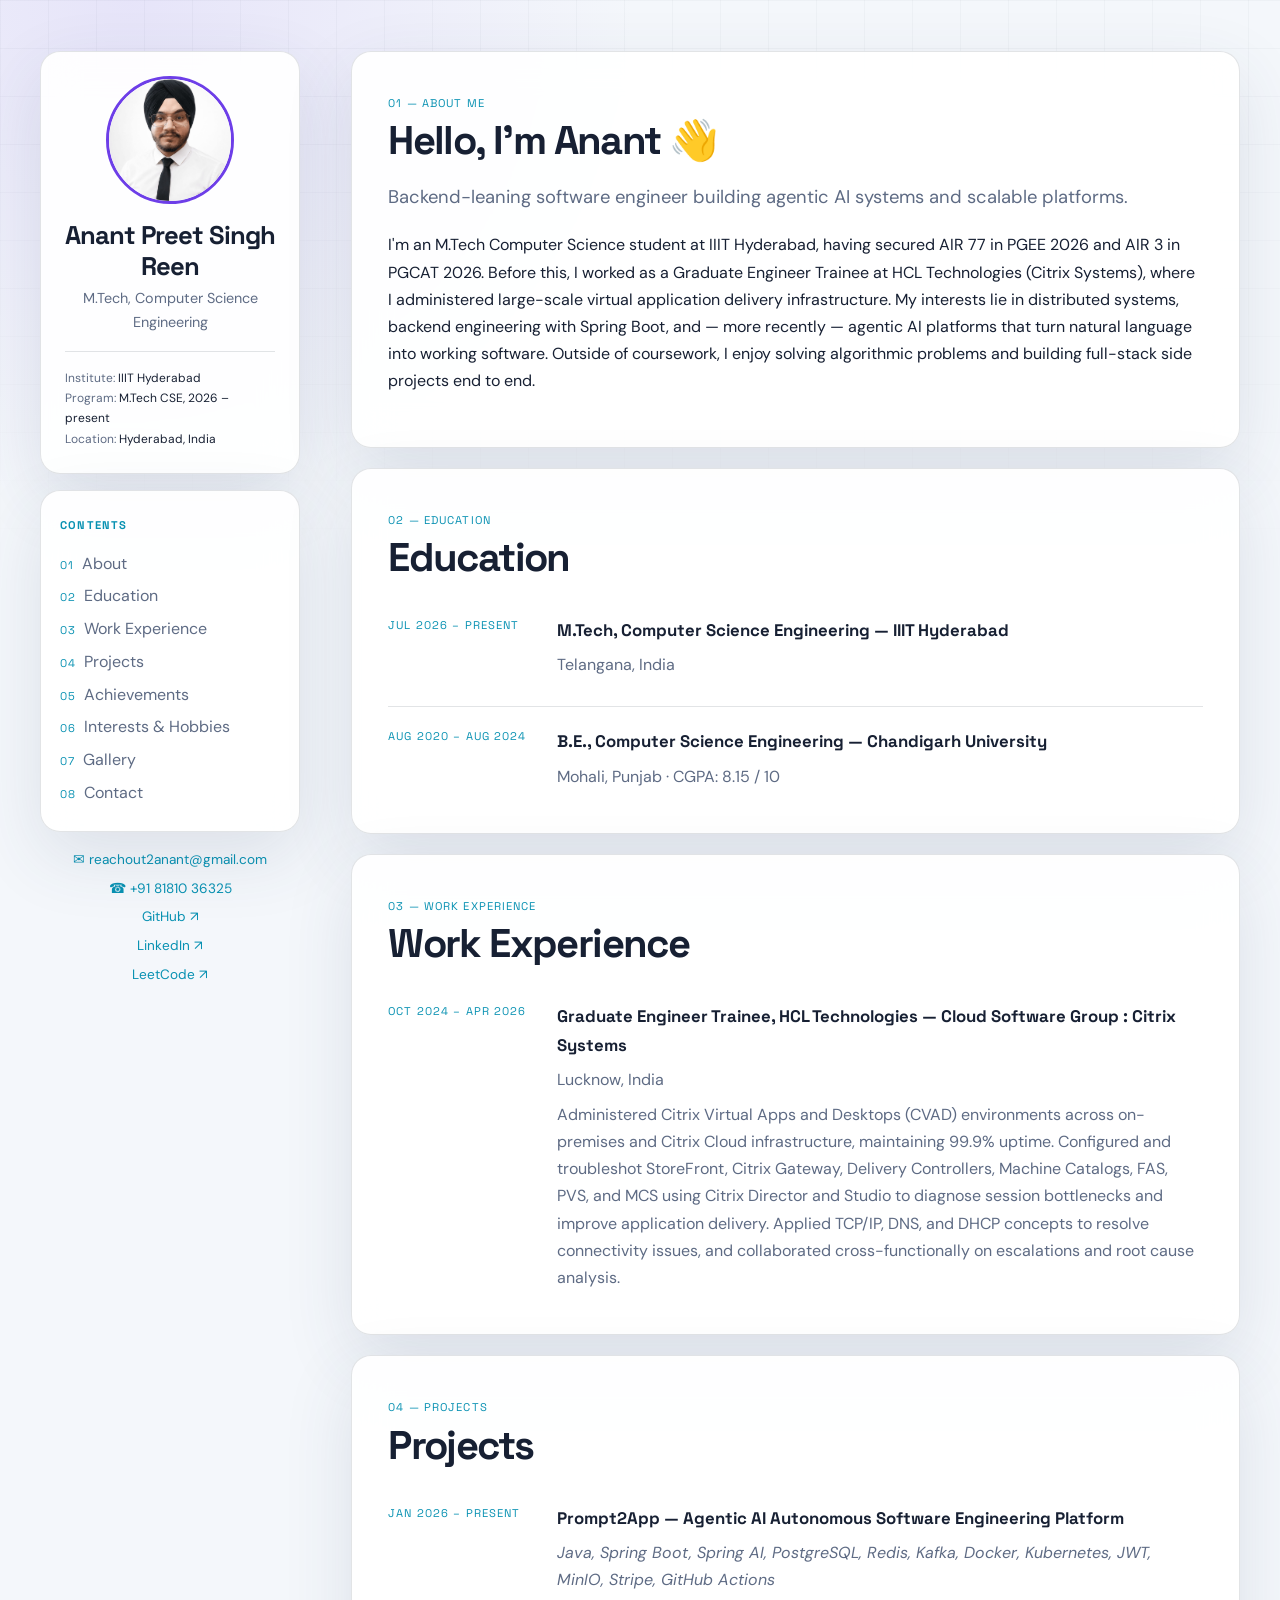
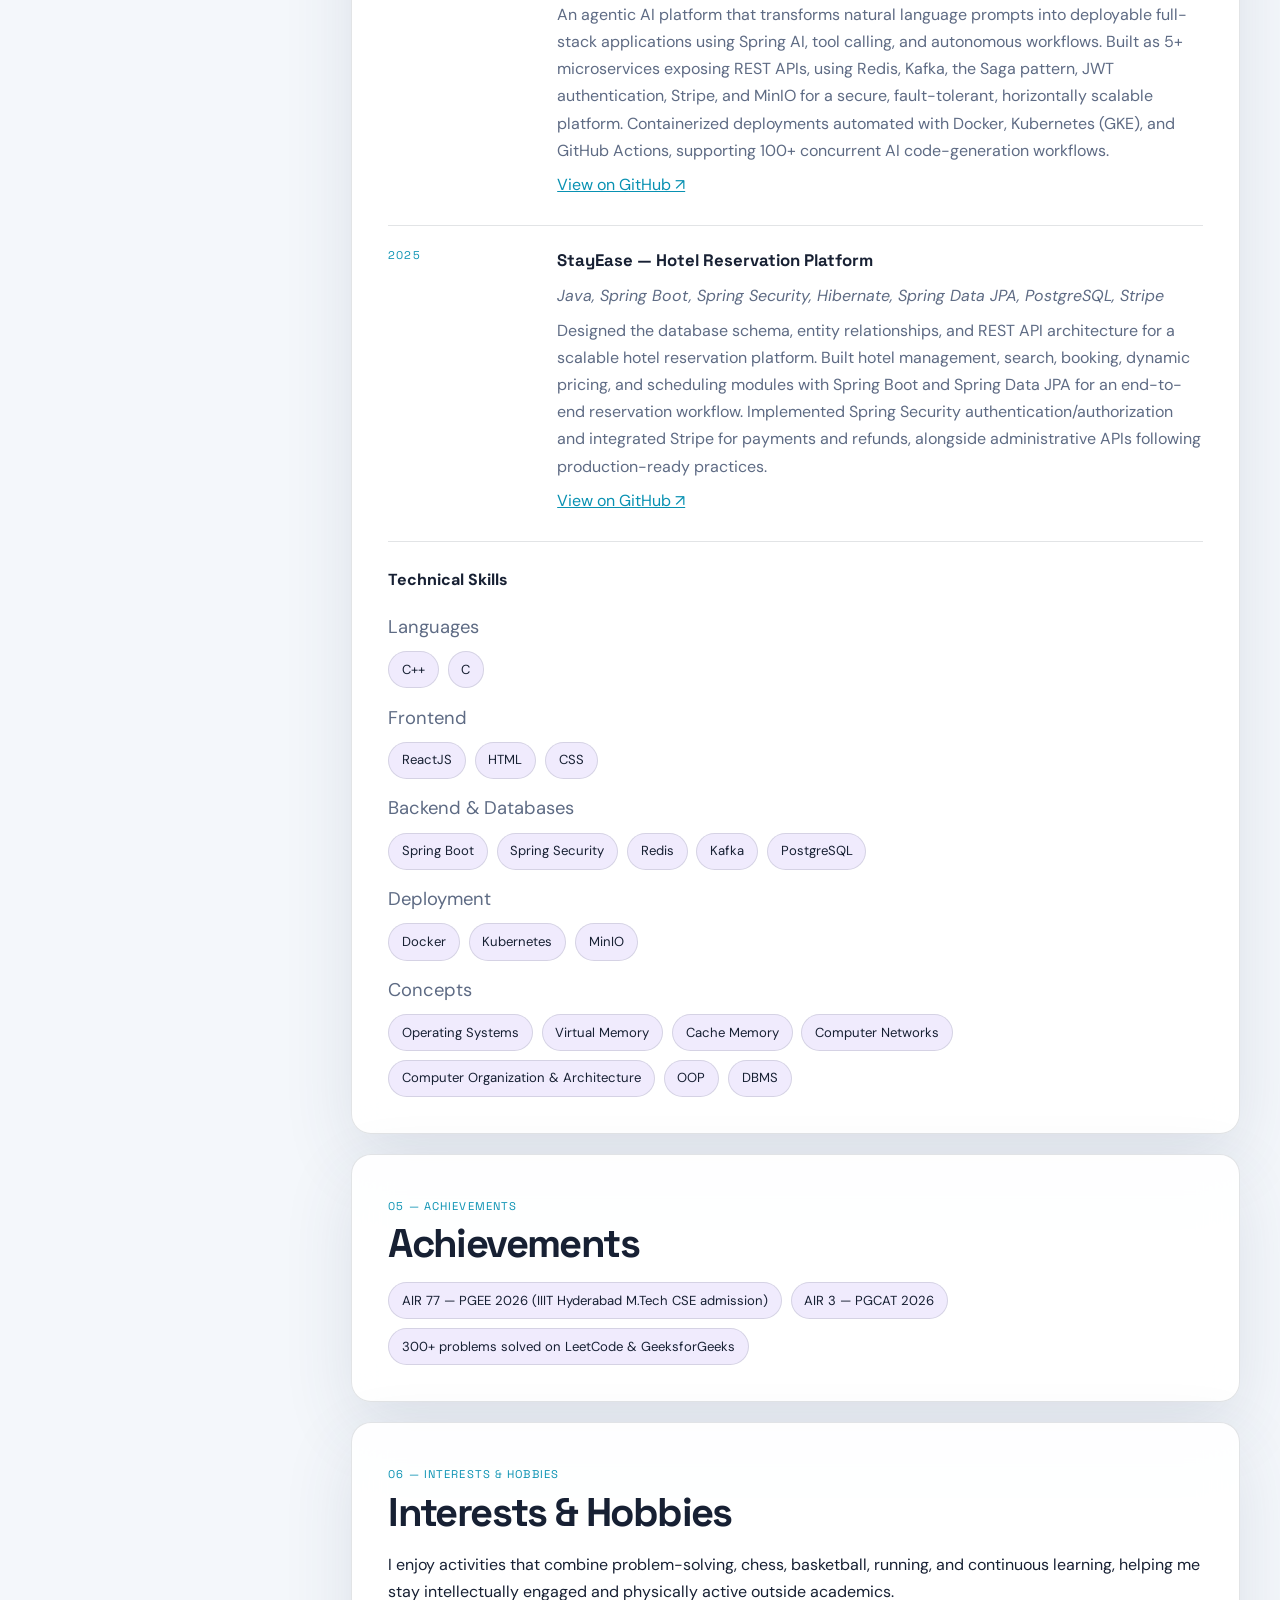
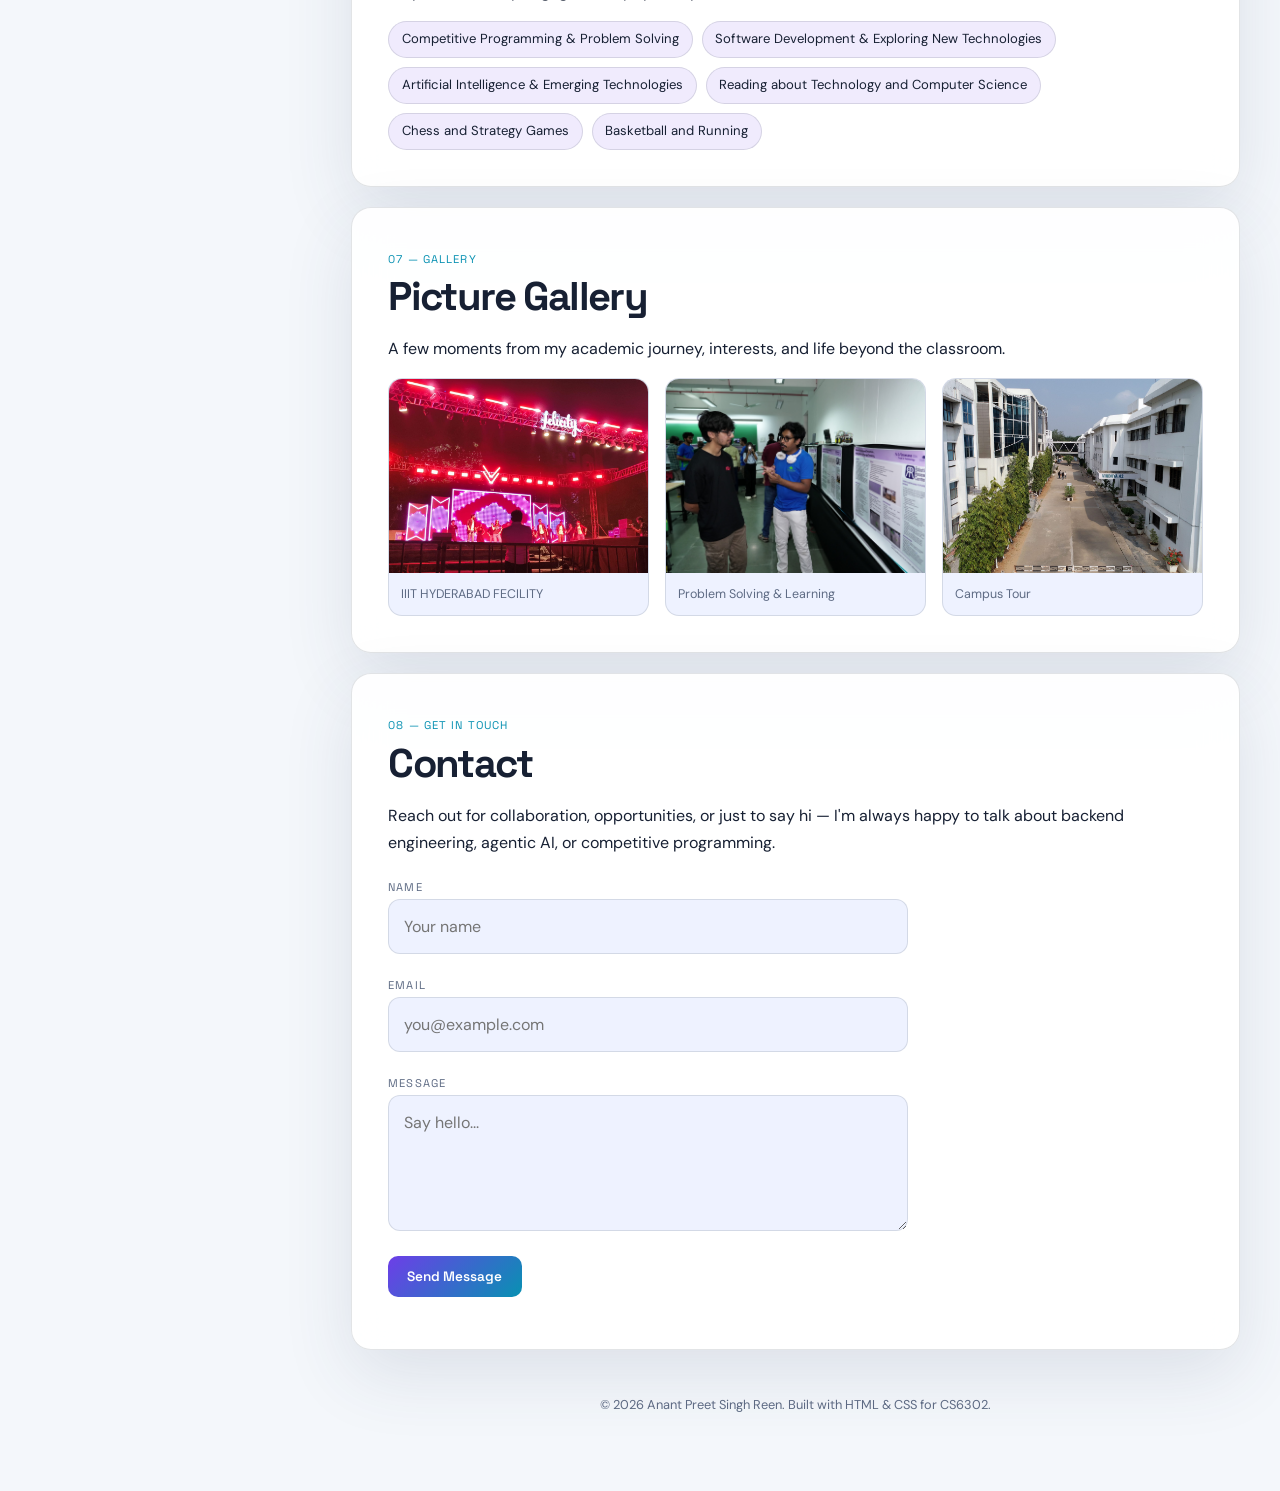
<file: index.html>
<!doctype html>
<html lang="en">
<head>
  <meta charset="UTF-8">
  <meta name="viewport" content="width=device-width, initial-scale=1.0">
  <title>Anant Preet Singh Reen — Personal & Professional Page</title>
  <meta name="description" content="Personal and professional page of Anant Preet Singh Reen — M.Tech CSE student at IIIT Hyderabad.">
  <link rel="stylesheet" href="profile-modern.css">
</head>
<body>

  <a class="skip-link" href="#about">Skip to content</a>

  <div class="page">

    <!-- ============ SIDEBAR: ID card + navigation ============ -->
    <aside class="sidebar">
      <div class="id-card">
        <div class="photo">
          <img src="./Assets/profile.jpg" alt="Photo of Anant Preet Singh Reen">
          YOUR<br>PHOTO
        </div>
        <h1>Anant Preet Singh Reen</h1>
        <p class="role">M.Tech, Computer Science Engineering</p>
        <div class="meta">
          <div>Institute: <span>IIIT Hyderabad</span></div>
          <div>Program: <span>M.Tech CSE, 2026 – present</span></div>
          <div>Location: <span>Hyderabad, India</span></div>
        </div>
      </div>

      <nav class="toc" aria-label="Page sections">
        <strong class="eyebrow">Contents</strong>
        <ol>
          <li><span class="code">01</span><a href="#about">About</a></li>
          <li><span class="code">02</span><a href="#education">Education</a></li>
          <li><span class="code">03</span><a href="#experience">Work Experience</a></li>
          <li><span class="code">04</span><a href="#projects">Projects</a></li>
          <li><span class="code">05</span><a href="#achievements">Achievements</a></li>
          <li><span class="code">06</span><a href="#interests">Interests &amp; Hobbies</a></li>
          <li><span class="code">07</span><a href="#gallery">Gallery</a></li>
          <li><span class="code">08</span><a href="#contact">Contact</a></li>
        </ol>
      </nav>

      <div class="social">
        <a href="mailto:reachout2anant@gmail.com">✉ reachout2anant@gmail.com</a>
        <a href="tel:+918181036325">☎ +91 81810 36325</a>
        <!-- Fill in your actual profile URLs below -->
        <a href="https://github.com/anantreen" target="_blank" rel="noopener">GitHub ↗</a>
        <a href="https://linkedin.com/in/anantreen" target="_blank" rel="noopener">LinkedIn ↗</a>
        <a href="https://leetcode.com/anantreen" target="_blank" rel="noopener">LeetCode ↗</a>
      </div>
    </aside>

    <!-- ============ MAIN CONTENT ============ -->
    <main id="about">

      <!-- 01: ABOUT -->
      <section class="record" id="about">
        <span class="eyebrow">01 — About Me</span>
        <h2>Hello, I'm Anant 👋</h2>
        <p class="tagline">Backend-leaning software engineer building agentic AI systems and scalable platforms.</p>
        <p>
          I'm an M.Tech Computer Science student at IIIT Hyderabad, having secured
          AIR 77 in PGEE 2026 and AIR 3 in PGCAT 2026. Before this, I worked as a
          Graduate Engineer Trainee at HCL Technologies (Citrix Systems), where I
          administered large-scale virtual application delivery infrastructure. My
          interests lie in distributed systems, backend engineering with Spring Boot,
          and — more recently — agentic AI platforms that turn natural language into
          working software. Outside of coursework, I enjoy solving algorithmic
          problems and building full-stack side projects end to end.
        </p>
      </section>

      <!-- 02: EDUCATION -->
      <section class="record" id="education">
        <span class="eyebrow">02 — Education</span>
        <h2>Education</h2>

        <div class="entry">
          <div class="when">Jul 2026 – present</div>
          <div>
            <h3>M.Tech, Computer Science Engineering — IIIT Hyderabad</h3>
            <p>Telangana, India</p>
          </div>
        </div>

        <div class="entry">
          <div class="when">Aug 2020 – Aug 2024</div>
          <div>
            <h3>B.E., Computer Science Engineering — Chandigarh University</h3>
            <p>Mohali, Punjab · CGPA: 8.15 / 10</p>
          </div>
        </div>
      </section>

      <!-- 03: WORK EXPERIENCE -->
      <section class="record" id="experience">
        <span class="eyebrow">03 — Work Experience</span>
        <h2>Work Experience</h2>

        <div class="entry">
          <div class="when">Oct 2024 – Apr 2026</div>
          <div>
            <h3>Graduate Engineer Trainee, HCL Technologies — Cloud Software Group : Citrix Systems</h3>
            <p>Lucknow, India</p>
            <p>Administered Citrix Virtual Apps and Desktops (CVAD) environments across
              on-premises and Citrix Cloud infrastructure, maintaining 99.9% uptime.
              Configured and troubleshot StoreFront, Citrix Gateway, Delivery
              Controllers, Machine Catalogs, FAS, PVS, and MCS using Citrix Director
              and Studio to diagnose session bottlenecks and improve application
              delivery. Applied TCP/IP, DNS, and DHCP concepts to resolve connectivity
              issues, and collaborated cross-functionally on escalations and root
              cause analysis.</p>
          </div>
        </div>
      </section>

      <!-- 04: PROJECTS -->
      <section class="record" id="projects">
        <span class="eyebrow">04 — Projects</span>
        <h2>Projects</h2>

        <div class="entry">
          <div class="when">Jan 2026 – present</div>
          <div>
            <h3>Prompt2App — Agentic AI Autonomous Software Engineering Platform</h3>
            <p><em>Java, Spring Boot, Spring AI, PostgreSQL, Redis, Kafka, Docker, Kubernetes, JWT, MinIO, Stripe, GitHub Actions</em></p>
            <p>
              An agentic AI platform that transforms natural language prompts into
              deployable full-stack applications using Spring AI, tool calling, and
              autonomous workflows. Built as 5+ microservices exposing REST APIs,
              using Redis, Kafka, the Saga pattern, JWT authentication, Stripe, and
              MinIO for a secure, fault-tolerant, horizontally scalable platform.
              Containerized deployments automated with Docker, Kubernetes (GKE), and
              GitHub Actions, supporting 100+ concurrent AI code-generation workflows.
            </p>
            <p><a href="https://anantresume.s.gy/cZZKYm" target="_blank" rel="noopener">View on GitHub ↗</a> <!-- add your repo link --></p>
          </div>
        </div>

        <div class="entry">
          <div class="when">2025</div>
          <div>
            <h3>StayEase — Hotel Reservation Platform</h3>
            <p><em>Java, Spring Boot, Spring Security, Hibernate, Spring Data JPA, PostgreSQL, Stripe</em></p>
            <p>
              Designed the database schema, entity relationships, and REST API
              architecture for a scalable hotel reservation platform. Built hotel
              management, search, booking, dynamic pricing, and scheduling modules
              with Spring Boot and Spring Data JPA for an end-to-end reservation
              workflow. Implemented Spring Security authentication/authorization and
              integrated Stripe for payments and refunds, alongside administrative APIs
              following production-ready practices.
            </p>
            <p><a href="https://anantresume.s.gy/0eBgHS" target="_blank" rel="noopener">View on GitHub ↗</a> <!-- add your repo link --></p>
          </div>
        </div>

        <h3 style="margin-top:1.5rem; font-size:1rem;">Technical Skills</h3>
        <p class="tagline" style="margin-bottom:0.5rem;">Languages</p>
        <ul class="chips">
          <li>C++</li>
          <li>C</li>
        </ul>
        <p class="tagline" style="margin:0.9rem 0 0.5rem;">Frontend</p>
        <ul class="chips">
          <li>ReactJS</li>
          <li>HTML</li>
          <li>CSS</li>
        </ul>
        <p class="tagline" style="margin:0.9rem 0 0.5rem;">Backend &amp; Databases</p>
        <ul class="chips">
          <li>Spring Boot</li>
          <li>Spring Security</li>
          <li>Redis</li>
          <li>Kafka</li>
          <li>PostgreSQL</li>
        </ul>
        <p class="tagline" style="margin:0.9rem 0 0.5rem;">Deployment</p>
        <ul class="chips">
          <li>Docker</li>
          <li>Kubernetes</li>
          <li>MinIO</li>
        </ul>
        <p class="tagline" style="margin:0.9rem 0 0.5rem;">Concepts</p>
        <ul class="chips">
          <li>Operating Systems</li>
          <li>Virtual Memory</li>
          <li>Cache Memory</li>
          <li>Computer Networks</li>
          <li>Computer Organization &amp; Architecture</li>
          <li>OOP</li>
          <li>DBMS</li>
        </ul>
      </section>

      <!-- 05: ACHIEVEMENTS -->
      <section class="record" id="achievements">
        <span class="eyebrow">05 — Achievements</span>
        <h2>Achievements</h2>
        <ul class="chips">
          <li>AIR 77 — PGEE 2026 (IIIT Hyderabad M.Tech CSE admission)</li>
          <li>AIR 3 — PGCAT 2026</li>
          <li>300+ problems solved on LeetCode &amp; GeeksforGeeks</li>
        </ul>
      </section>

      <!-- 06: INTERESTS & HOBBIES -->
      <section class="record" id="interests">
        <span class="eyebrow">06 — Interests &amp; Hobbies</span>
        <h2>Interests &amp; Hobbies</h2>
        <p>I enjoy activities that combine problem-solving, chess, basketball, running, and continuous learning, helping me stay intellectually engaged and physically active outside academics.</p>
        <ul class="chips">
          <li>Competitive Programming & Problem Solving</li>
          <li>Software Development & Exploring New Technologies</li>
          <li>Artificial Intelligence & Emerging Technologies</li>
          <li>Reading about Technology and Computer Science</li>
          <li>Chess and Strategy Games</li>
          <li>Basketball and Running</li>
        </ul>
      </section>

      <!-- 07: PICTURE GALLERY -->
      <section class="record" id="gallery">
        <span class="eyebrow">07 — Gallery</span>
        <h2>Picture Gallery</h2>
        <p>A few moments from my academic journey, interests, and life beyond the classroom.</p>
        <div class="gallery">
          <figure>
            <!-- Replace src with your own image path, e.g. assets/photo1.jpg -->
            <img src="./Assets/q1.jpg" alt="Fecility">
            <figcaption>IIIT HYDERABAD FECILITY</figcaption>
          </figure>
          <figure>
            <img src="./Assets/q2.jpg" alt="[Describe this photo]">
            <figcaption>Problem Solving & Learning</figcaption>
          </figure>
          <figure>
            <img src="./Assets/q3.jpg" alt="[Describe this photo]">
            <figcaption>Campus Tour</figcaption>
          </figure>
        </div>
      </section>

      <!-- 08: CONTACT -->
      <section class="record" id="contact">
        <span class="eyebrow">08 — Get in Touch</span>
        <h2>Contact</h2>
        <p>Reach out for collaboration, opportunities, or just to say hi — I'm always happy to talk about backend engineering, agentic AI, or competitive programming.</p>

        <form class="contact" id="contactForm" action="https://formspree.io/f/xyeygvee" method="POST">
          <div>
            <label for="name">Name</label>
            <input type="text" id="name" name="name" placeholder="Your name" required>
          </div>
          <div>
            <label for="email">Email</label>
            <input type="email" id="email" name="email" placeholder="you@example.com" required>
          </div>
          <div>
            <label for="message">Message</label>
            <textarea id="message" name="message" rows="4" placeholder="Say hello..." required></textarea>
          </div>
          <button type="submit">Send Message</button>
          <p id="formStatus" role="status" style="font-size:0.85rem; margin:0;"></p>
        </form>
      </section>

      <footer class="sitefoot">
        &copy; <span id="year"></span> Anant Preet Singh Reen. Built with HTML &amp; CSS for CS6302.
      </footer>
    </main>
  </div>

  <script>
    document.getElementById('year').textContent = new Date().getFullYear();

    // Submit the contact form via fetch so the page doesn't reload.
    // Works with Formspree once you've added your real form ID above.
    const contactForm = document.getElementById('contactForm');
    const formStatus = document.getElementById('formStatus');

    contactForm.addEventListener('submit', async (event) => {
      event.preventDefault();

      if (contactForm.action.includes('YOUR_FORM_ID')) {
        formStatus.textContent = 'Contact form not connected yet — add your Formspree form ID in index.html (see comment above the <form> tag).';
        formStatus.style.color = '#a9822f';
        return;
      }

      formStatus.textContent = 'Sending...';
      formStatus.style.color = '';

      try {
        const response = await fetch(contactForm.action, {
          method: 'POST',
          body: new FormData(contactForm),
          headers: { 'Accept': 'application/json' }
        });

        if (response.ok) {
          formStatus.textContent = 'Thanks! Your message has been sent — I\'ll get back to you soon.';
          formStatus.style.color = '#1f3a2e';
          contactForm.reset();
        } else {
          formStatus.textContent = 'Something went wrong. Please try again or email me directly.';
          formStatus.style.color = '#a9822f';
        }
      } catch (err) {
        formStatus.textContent = 'Network error. Please try again or email me directly.';
        formStatus.style.color = '#a9822f';
      }
    });
  </script>
</body>
</html>
</file>
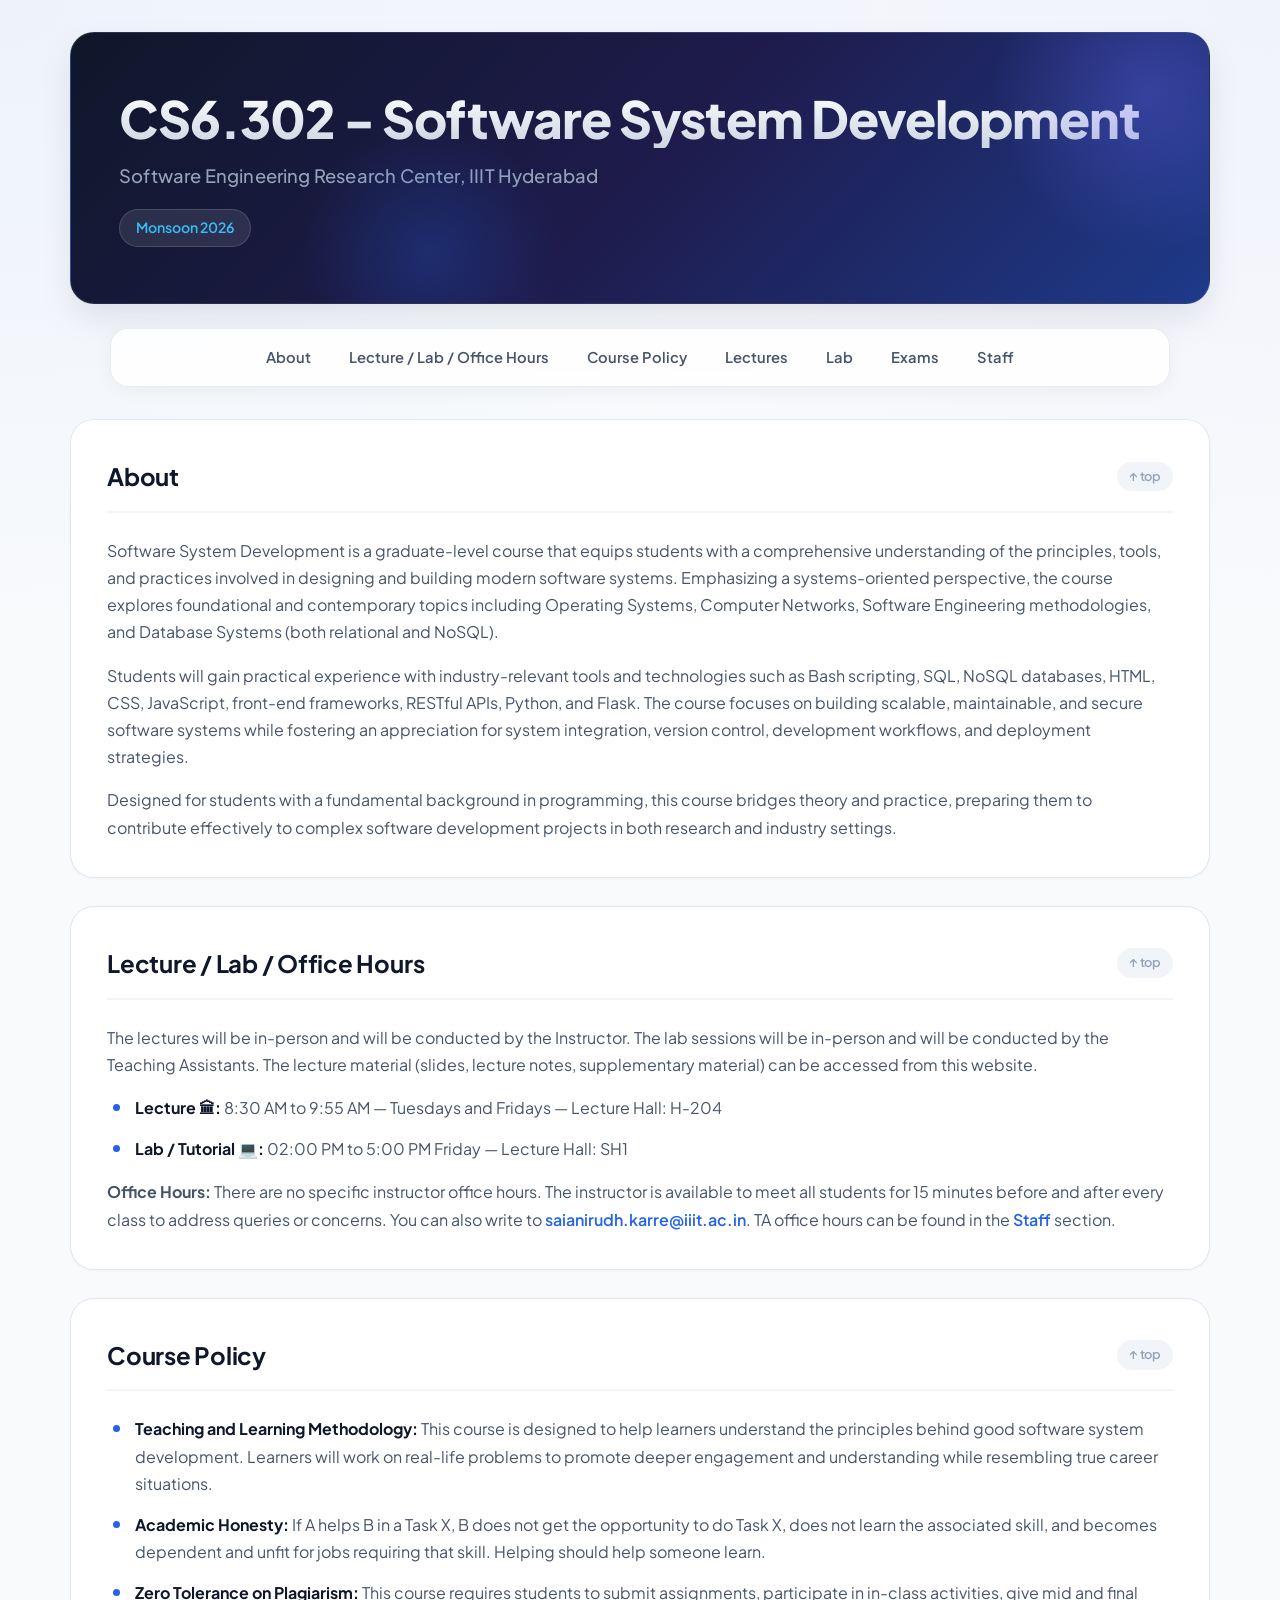
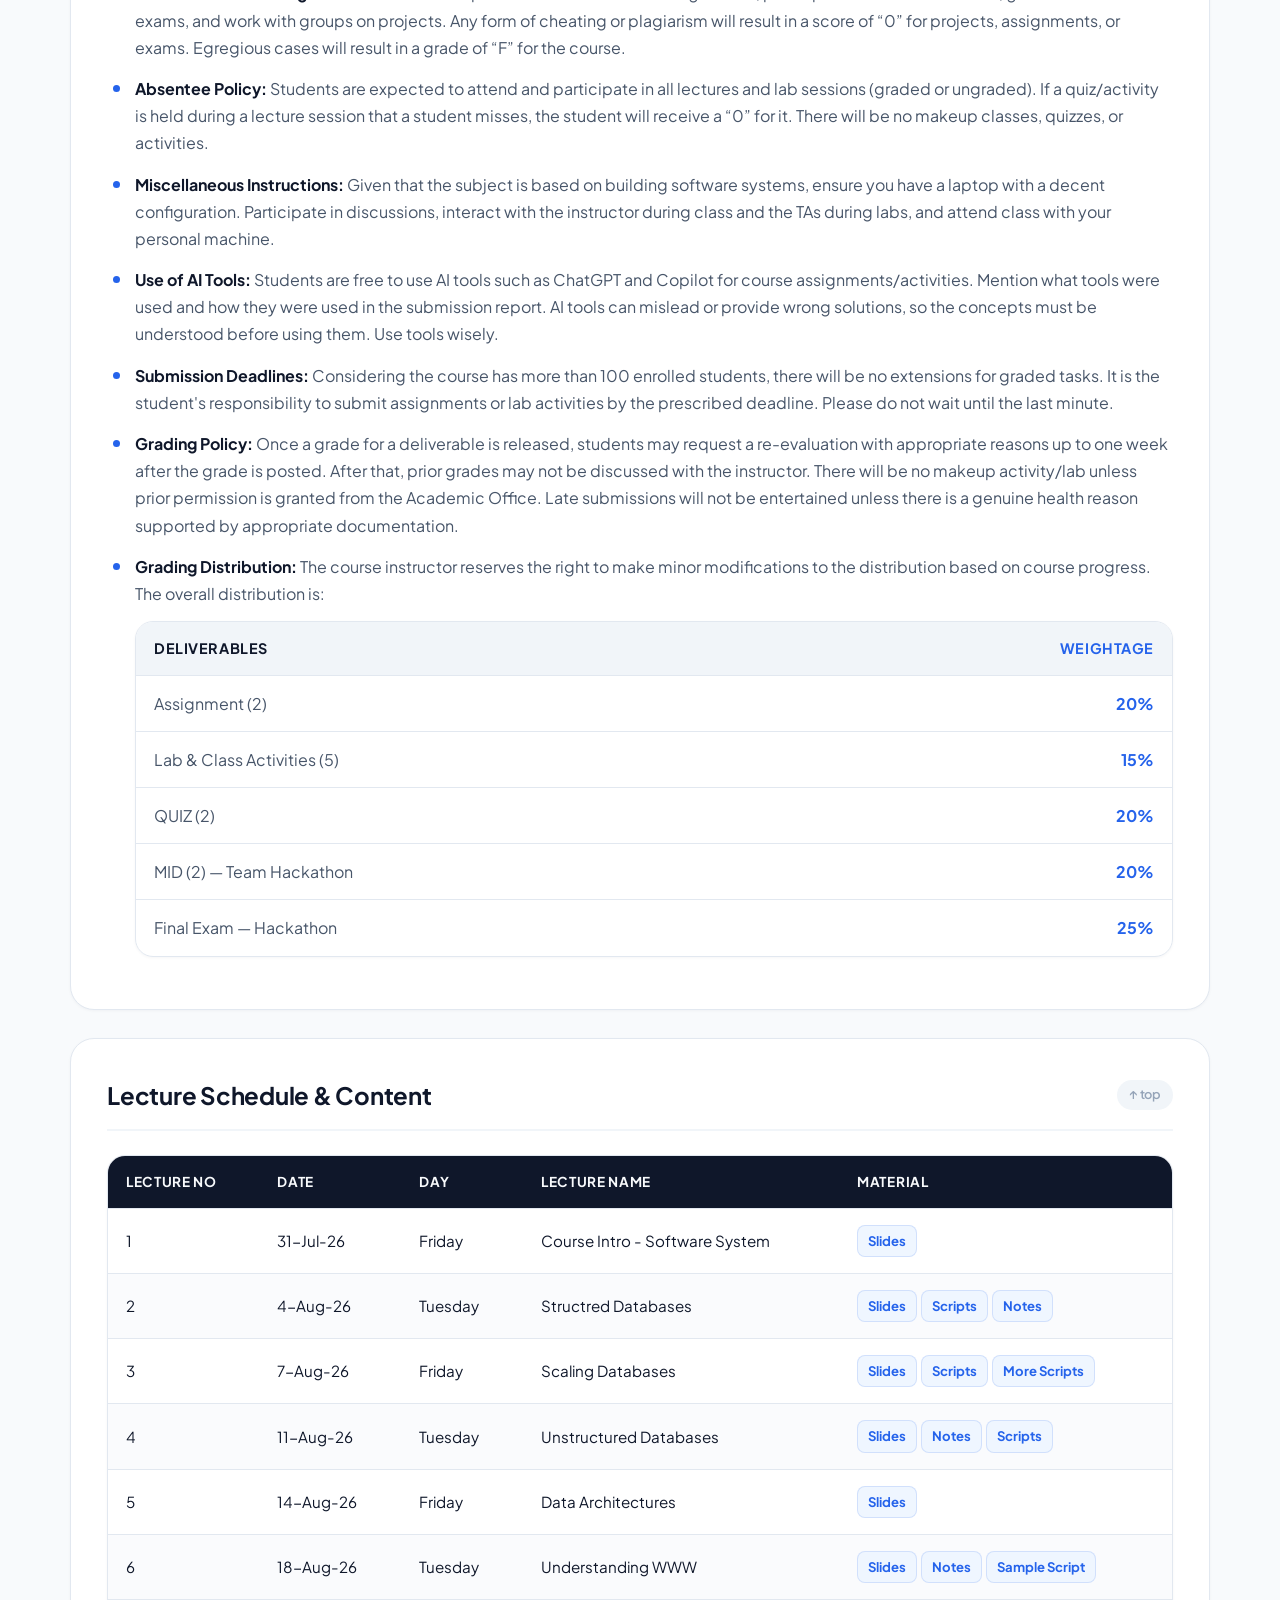
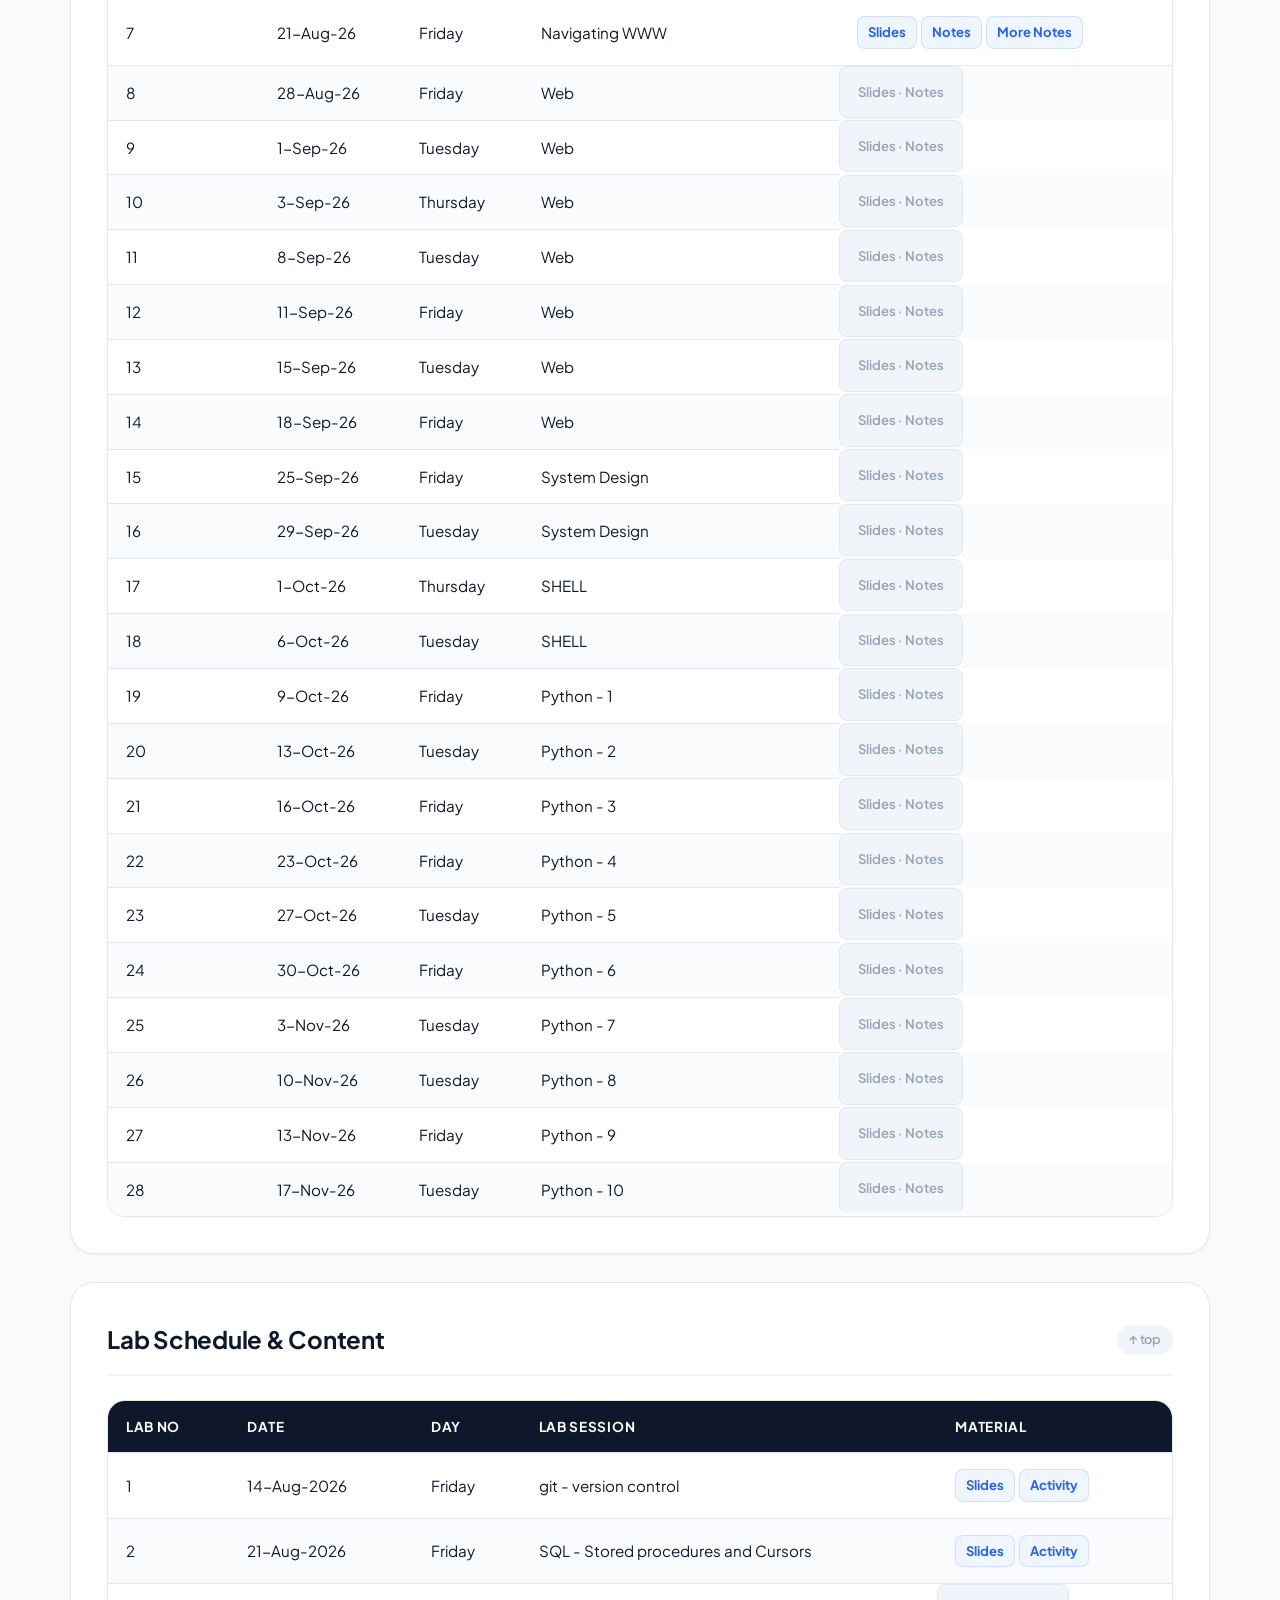
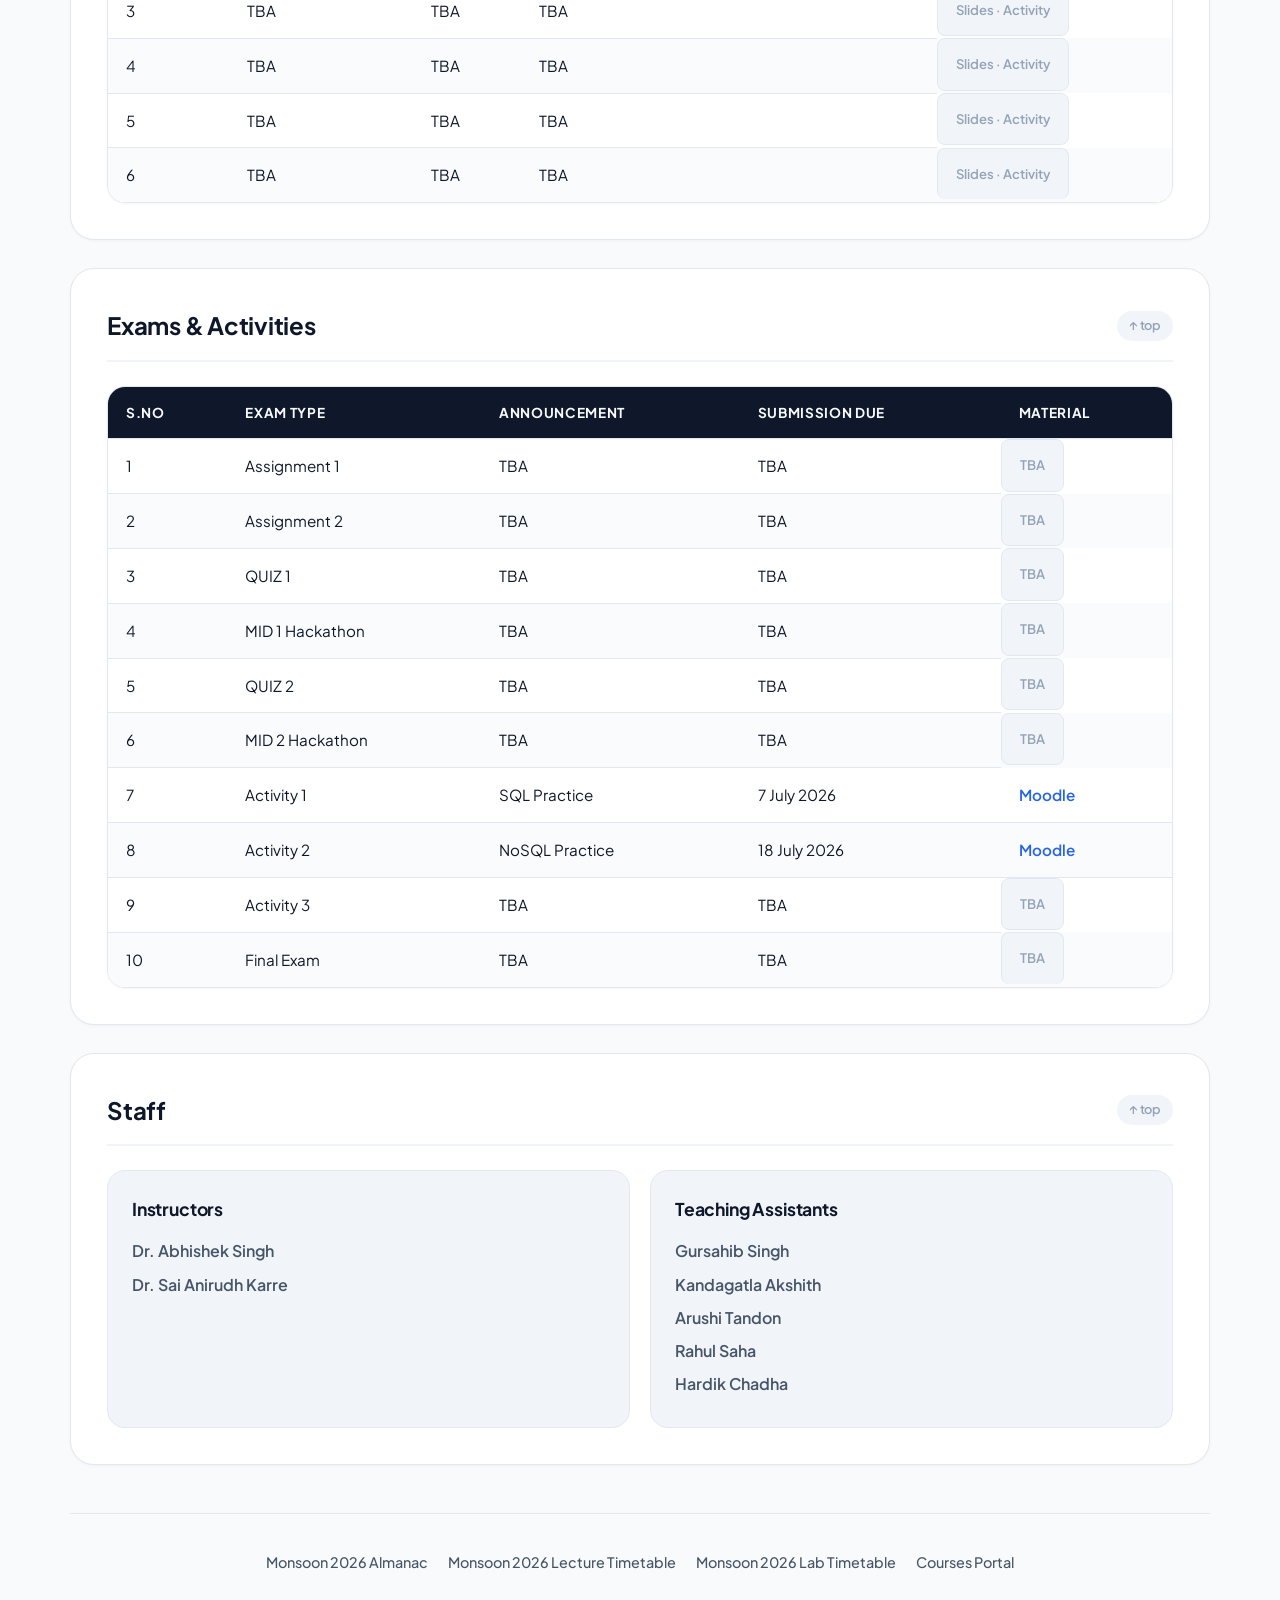
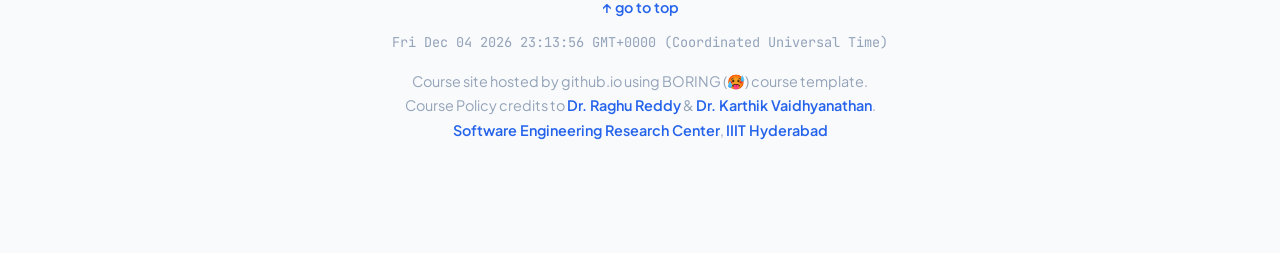
<file: ssdcoursepage.html>
<!DOCTYPE html>
<html lang="en">
<head>
  <meta charset="UTF-8">
  <meta name="viewport" content="width=device-width, initial-scale=1.0">
  <meta name="description" content="CS6.302 Software System Development — IIIT Hyderabad, Monsoon 2026">
  <title>CS6.302 - Software System Development | IIIT Hyderabad</title>
  <link rel="stylesheet" href="style.css">
</head>

<body onload="startTime()">
  <div class="page-shell">
    <header class="hero" id="home">
      <h1>CS6.302 - Software System Development</h1>
      <h2>Software Engineering Research Center, IIIT Hyderabad</h2>
      <div class="term">Monsoon 2026</div>
    </header>

    <nav class="nav" aria-label="Course sections">
      <a href="#about">About</a>
      <a href="#lecture">Lecture / Lab / Office Hours</a>
      <a href="#cpolicy">Course Policy</a>
      <a href="#schedule">Lectures</a>
      <a href="#lab">Lab</a>
      <a href="#activity">Exams</a>
      <a href="#staff">Staff</a>
    </nav>

    <main>
      <section class="section" id="about">
        <h2>About <a class="back-top" href="#home">↑ top</a></h2>
        <p>
          Software System Development is a graduate-level course that equips students with a comprehensive understanding
          of the principles, tools, and practices involved in designing and building modern software systems. Emphasizing
          a systems-oriented perspective, the course explores foundational and contemporary topics including Operating
          Systems, Computer Networks, Software Engineering methodologies, and Database Systems (both relational and NoSQL).
        </p>
        <p>
          Students will gain practical experience with industry-relevant tools and technologies such as Bash scripting,
          SQL, NoSQL databases, HTML, CSS, JavaScript, front-end frameworks, RESTful APIs, Python, and Flask. The course
          focuses on building scalable, maintainable, and secure software systems while fostering an appreciation for
          system integration, version control, development workflows, and deployment strategies.
        </p>
        <p>
          Designed for students with a fundamental background in programming, this course bridges theory and practice,
          preparing them to contribute effectively to complex software development projects in both research and industry settings.
        </p>
      </section>

      <section class="section" id="lecture">
        <h2>Lecture / Lab / Office Hours <a class="back-top" href="#home">↑ top</a></h2>
        <p>
          The lectures will be in-person and will be conducted by the Instructor. The lab sessions will be in-person and
          will be conducted by the Teaching Assistants. The lecture material (slides, lecture notes, supplementary material)
          can be accessed from this website.
        </p>
        <ul class="info-list">
          <li><strong>Lecture 🏛:</strong> 8:30 AM to 9:55 AM — Tuesdays and Fridays — Lecture Hall: H-204</li>
          <li><strong>Lab / Tutorial 💻:</strong> 02:00 PM to 5:00 PM Friday — Lecture Hall: SH1</li>
        </ul>
        <p>
          <strong>Office Hours:</strong> There are no specific instructor office hours. The instructor is available to meet
          all students for 15 minutes before and after every class to address queries or concerns. You can also write to
          <a href="mailto:saianirudh.karre@iiit.ac.in">saianirudh.karre@iiit.ac.in</a>. TA office hours can be found in the
          <a href="#staff">Staff</a> section.
        </p>
      </section>

      <section class="section" id="cpolicy">
        <h2>Course Policy <a class="back-top" href="#home">↑ top</a></h2>
        <ul class="policy-list">
          <li><strong>Teaching and Learning Methodology:</strong>
            This course is designed to help learners understand the principles behind good software system development.
            Learners will work on real-life problems to promote deeper engagement and understanding while resembling true career situations.
          </li>
          <li><strong>Academic Honesty:</strong>
            If A helps B in a Task X, B does not get the opportunity to do Task X, does not learn the associated skill,
            and becomes dependent and unfit for jobs requiring that skill. Helping should help someone learn.
          </li>
          <li><strong>Zero Tolerance on Plagiarism:</strong>
            This course requires students to submit assignments, participate in in-class activities, give mid and final exams,
            and work with groups on projects. Any form of cheating or plagiarism will result in a score of “0” for projects,
            assignments, or exams. Egregious cases will result in a grade of “F” for the course.
          </li>
          <li><strong>Absentee Policy:</strong>
            Students are expected to attend and participate in all lectures and lab sessions (graded or ungraded). If a
            quiz/activity is held during a lecture session that a student misses, the student will receive a “0” for it.
            There will be no makeup classes, quizzes, or activities.
          </li>
          <li><strong>Miscellaneous Instructions:</strong>
            Given that the subject is based on building software systems, ensure you have a laptop with a decent configuration.
            Participate in discussions, interact with the instructor during class and the TAs during labs, and attend class with your personal machine.
          </li>
          <li><strong>Use of AI Tools:</strong>
            Students are free to use AI tools such as ChatGPT and Copilot for course assignments/activities. Mention what
            tools were used and how they were used in the submission report. AI tools can mislead or provide wrong solutions,
            so the concepts must be understood before using them. Use tools wisely.
          </li>
          <li><strong>Submission Deadlines:</strong>
            Considering the course has more than 100 enrolled students, there will be no extensions for graded tasks.
            It is the student's responsibility to submit assignments or lab activities by the prescribed deadline. Please do not wait until the last minute.
          </li>
          <li><strong>Grading Policy:</strong>
            Once a grade for a deliverable is released, students may request a re-evaluation with appropriate reasons up to
            one week after the grade is posted. After that, prior grades may not be discussed with the instructor. There will
            be no makeup activity/lab unless prior permission is granted from the Academic Office.
            Late submissions will not be entertained unless there is a genuine health reason supported by appropriate documentation.
          </li>
          <li><strong>Grading Distribution:</strong>
            The course instructor reserves the right to make minor modifications to the distribution based on course progress.
            The overall distribution is:

            <div class="table-wrap" style="margin-top: 14px;">
              <table class="weightage">
                <thead>
                  <tr><th>Deliverables</th><th>Weightage</th></tr>
                </thead>
                <tbody>
                  <tr><td>Assignment (2)</td><td>20%</td></tr>
                  <tr><td>Lab &amp; Class Activities (5)</td><td>15%</td></tr>
                  <tr><td>QUIZ (2)</td><td>20%</td></tr>
                  <tr><td>MID (2) — Team Hackathon</td><td>20%</td></tr>
                  <tr><td>Final Exam — Hackathon</td><td>25%</td></tr>
                </tbody>
              </table>
            </div>
          </li>
        </ul>
      </section>

      <section class="section" id="schedule">
        <h2>Lecture Schedule &amp; Content <a class="back-top" href="#home">↑ top</a></h2>
        <div class="table-wrap">
          <table class="schedule">
            <thead>
              <tr>
                <th>Lecture No</th><th>Date</th><th>Day</th><th>Lecture Name</th><th>Material</th>
              </tr>
            </thead>
            <tbody>
              <tr><td>1</td><td>31-Jul-26</td><td>Friday</td><td>Course Intro - Software System</td><td class="material"><a href="https://docs.google.com/viewer?url=https://raw.githubusercontent.com/serc-iiith/serc-iiith.github.io/main/CourseContent/CS6302_M26/SSD_Class1.pdf" target="_blank" rel="noopener">Slides</a></td></tr>
              <tr><td>2</td><td>4-Aug-26</td><td>Tuesday</td><td>Structred Databases</td><td class="material"><a href="https://docs.google.com/viewer?url=https://raw.githubusercontent.com/serc-iiith/serc-iiith.github.io/main/CourseContent/CS6302_M26/StructuredData.pdf" target="_blank" rel="noopener">Slides</a><a href="https://docs.google.com/viewer?url=https://raw.githubusercontent.com/serc-iiith/serc-iiith.github.io/main/CourseContent/CS6302_M26/databases.sql" target="_blank" rel="noopener">Scripts</a><a href="https://tinted-rumba-8c6.notion.site/Structured-Databases-2456a6248bf6805f83e1cbf0a58761ec" target="_blank" rel="noopener">Notes</a></td></tr>
              <tr><td>3</td><td>7-Aug-26</td><td>Friday</td><td>Scaling Databases</td><td class="material"><a href="https://docs.google.com/viewer?url=https://raw.githubusercontent.com/serc-iiith/serc-iiith.github.io/main/CourseContent/CS6302_M26/ScalingDatabases.pdf" target="_blank" rel="noopener">Slides</a><a href="https://docs.google.com/viewer?url=https://raw.githubusercontent.com/serc-iiith/serc-iiith.github.io/main/CourseContent/CS6302_M26/databases_2.sql" target="_blank" rel="noopener">Scripts</a><a href="https://docs.google.com/viewer?url=https://raw.githubusercontent.com/serc-iiith/serc-iiith.github.io/main/CourseContent/CS6302_M26/databases_3.sql" target="_blank" rel="noopener">More Scripts</a></td></tr>
              <tr><td>4</td><td>11-Aug-26</td><td>Tuesday</td><td>Unstructured Databases</td><td class="material"><a href="https://docs.google.com/viewer?url=https://raw.githubusercontent.com/serc-iiith/serc-iiith.github.io/main/CourseContent/CS6302_M26/UnStructuredDatabases.pdf" target="_blank" rel="noopener">Slides</a><a href="https://tinted-rumba-8c6.notion.site/Unstructured-Databases-24b6a6248bf680679b36e76c33d301c4" target="_blank" rel="noopener">Notes</a><a href="https://raw.githubusercontent.com/serc-iiith/serc-iiith.github.io/refs/heads/main/CourseContent/CS6302_M26/mongo.txt" target="_blank" rel="noopener">Scripts</a></td></tr>
              <tr><td>5</td><td>14-Aug-26</td><td>Friday</td><td>Data Architectures</td><td class="material"><a href="https://docs.google.com/viewer?url=https://raw.githubusercontent.com/serc-iiith/serc-iiith.github.io/main/CourseContent/CS6302_M26/DatabaseArchitectures.pdf" target="_blank" rel="noopener">Slides</a></td></tr>
              <tr><td>6</td><td>18-Aug-26</td><td>Tuesday</td><td>Understanding WWW</td><td class="material"><a href="https://docs.google.com/viewer?url=https://raw.githubusercontent.com/serc-iiith/serc-iiith.github.io/main/CourseContent/CS6302_M26/www.pdf" target="_blank" rel="noopener">Slides</a><a href="https://tinted-rumba-8c6.notion.site/Web-Technology-2566a6248bf6800488d0c13a992502e4" target="_blank" rel="noopener">Notes</a><a href="https://raw.githubusercontent.com/serc-iiith/serc-iiith.github.io/refs/heads/main/CourseContent/CS6302_M26/samplehtml.html" target="_blank" rel="noopener">Sample Script</a></td></tr>
              <tr><td>7</td><td>21-Aug-26</td><td>Friday</td><td>Navigating WWW</td><td class="material"><a href="https://docs.google.com/viewer?url=https://raw.githubusercontent.com/serc-iiith/serc-iiith.github.io/main/CourseContent/CS6302_M26/WebLanguages.pdf" target="_blank" rel="noopener">Slides</a><a href="https://github.com/serc-iiith/serc-iiith.github.io/blob/main/CourseContent/CS6302_M26/html.md" target="_blank" rel="noopener">Notes</a><a href="https://github.com/serc-iiith/serc-iiith.github.io/blob/main/CourseContent/CS6302_M26/css.md" target="_blank" rel="noopener">More Notes</a></td></tr>
              <tr><td>8</td><td>28-Aug-26</td><td>Friday</td><td>Web</td><td class="badge-tba">Slides · Notes</td></tr>
              <tr><td>9</td><td>1-Sep-26</td><td>Tuesday</td><td>Web</td><td class="badge-tba">Slides · Notes</td></tr>
              <tr><td>10</td><td>3-Sep-26</td><td>Thursday</td><td>Web</td><td class="badge-tba">Slides · Notes</td></tr>
              <tr><td>11</td><td>8-Sep-26</td><td>Tuesday</td><td>Web</td><td class="badge-tba">Slides · Notes</td></tr>
              <tr><td>12</td><td>11-Sep-26</td><td>Friday</td><td>Web</td><td class="badge-tba">Slides · Notes</td></tr>
              <tr><td>13</td><td>15-Sep-26</td><td>Tuesday</td><td>Web</td><td class="badge-tba">Slides · Notes</td></tr>
              <tr><td>14</td><td>18-Sep-26</td><td>Friday</td><td>Web</td><td class="badge-tba">Slides · Notes</td></tr>
              <tr><td>15</td><td>25-Sep-26</td><td>Friday</td><td>System Design</td><td class="badge-tba">Slides · Notes</td></tr>
              <tr><td>16</td><td>29-Sep-26</td><td>Tuesday</td><td>System Design</td><td class="badge-tba">Slides · Notes</td></tr>
              <tr><td>17</td><td>1-Oct-26</td><td>Thursday</td><td>SHELL</td><td class="badge-tba">Slides · Notes</td></tr>
              <tr><td>18</td><td>6-Oct-26</td><td>Tuesday</td><td>SHELL</td><td class="badge-tba">Slides · Notes</td></tr>
              <tr><td>19</td><td>9-Oct-26</td><td>Friday</td><td>Python - 1</td><td class="badge-tba">Slides · Notes</td></tr>
              <tr><td>20</td><td>13-Oct-26</td><td>Tuesday</td><td>Python - 2</td><td class="badge-tba">Slides · Notes</td></tr>
              <tr><td>21</td><td>16-Oct-26</td><td>Friday</td><td>Python - 3</td><td class="badge-tba">Slides · Notes</td></tr>
              <tr><td>22</td><td>23-Oct-26</td><td>Friday</td><td>Python - 4</td><td class="badge-tba">Slides · Notes</td></tr>
              <tr><td>23</td><td>27-Oct-26</td><td>Tuesday</td><td>Python - 5</td><td class="badge-tba">Slides · Notes</td></tr>
              <tr><td>24</td><td>30-Oct-26</td><td>Friday</td><td>Python - 6</td><td class="badge-tba">Slides · Notes</td></tr>
              <tr><td>25</td><td>3-Nov-26</td><td>Tuesday</td><td>Python - 7</td><td class="badge-tba">Slides · Notes</td></tr>
              <tr><td>26</td><td>10-Nov-26</td><td>Tuesday</td><td>Python - 8</td><td class="badge-tba">Slides · Notes</td></tr>
              <tr><td>27</td><td>13-Nov-26</td><td>Friday</td><td>Python - 9</td><td class="badge-tba">Slides · Notes</td></tr>
              <tr><td>28</td><td>17-Nov-26</td><td>Tuesday</td><td>Python - 10</td><td class="badge-tba">Slides · Notes</td></tr>
            </tbody>
          </table>
        </div>
      </section>

      <section class="section" id="lab">
        <h2>Lab Schedule &amp; Content <a class="back-top" href="#home">↑ top</a></h2>
        <div class="table-wrap">
          <table class="schedule">
            <thead><tr><th>Lab No</th><th>Date</th><th>Day</th><th>Lab Session</th><th>Material</th></tr></thead>
            <tbody>
              <tr><td>1</td><td>14-Aug-2026</td><td>Friday</td><td>git - version control</td><td class="material"><a href="https://docs.google.com/viewer?url=https://raw.githubusercontent.com/serc-iiith/serc-iiith.github.io/main/CourseContent/CS6302_M26/Labs/lab01/GitLab.pdf" target="_blank" rel="noopener">Slides</a><a href="https://docs.google.com/viewer?url=https://raw.githubusercontent.com/serc-iiith/serc-iiith.github.io/main/CourseContent/CS6302_M26/Labs/lab01/GitLabActivity.pdf" target="_blank" rel="noopener">Activity</a></td></tr>
              <tr><td>2</td><td>21-Aug-2026</td><td>Friday</td><td>SQL - Stored procedures and Cursors</td><td class="material"><a href="https://docs.google.com/viewer?url=https://raw.githubusercontent.com/serc-iiith/serc-iiith.github.io/main/CourseContent/CS6302_M26/Labs/lab02/SP.pdf" target="_blank" rel="noopener">Slides</a><a href="https://docs.google.com/viewer?url=https://raw.githubusercontent.com/serc-iiith/serc-iiith.github.io/main/CourseContent/CS6302_M26/Labs/lab02/lab_activity_2.pdf" target="_blank" rel="noopener">Activity</a></td></tr>
              <tr><td>3</td><td>TBA</td><td>TBA</td><td>TBA</td><td class="badge-tba">Slides · Activity</td></tr>
              <tr><td>4</td><td>TBA</td><td>TBA</td><td>TBA</td><td class="badge-tba">Slides · Activity</td></tr>
              <tr><td>5</td><td>TBA</td><td>TBA</td><td>TBA</td><td class="badge-tba">Slides · Activity</td></tr>
              <tr><td>6</td><td>TBA</td><td>TBA</td><td>TBA</td><td class="badge-tba">Slides · Activity</td></tr>
            </tbody>
          </table>
        </div>
      </section>

      <section class="section" id="activity">
        <h2>Exams &amp; Activities <a class="back-top" href="#home">↑ top</a></h2>
        <div class="table-wrap">
          <table class="schedule">
            <thead><tr><th>S.No</th><th>Exam Type</th><th>Announcement</th><th>Submission Due</th><th>Material</th></tr></thead>
            <tbody>
              <tr><td>1</td><td>Assignment 1</td><td>TBA</td><td>TBA</td><td class="badge-tba">TBA</td></tr>
              <tr><td>2</td><td>Assignment 2</td><td>TBA</td><td>TBA</td><td class="badge-tba">TBA</td></tr>
              <tr><td>3</td><td>QUIZ 1</td><td>TBA</td><td>TBA</td><td class="badge-tba">TBA</td></tr>
              <tr><td>4</td><td>MID 1 Hackathon</td><td>TBA</td><td>TBA</td><td class="badge-tba">TBA</td></tr>
              <tr><td>5</td><td>QUIZ 2</td><td>TBA</td><td>TBA</td><td class="badge-tba">TBA</td></tr>
              <tr><td>6</td><td>MID 2 Hackathon</td><td>TBA</td><td>TBA</td><td class="badge-tba">TBA</td></tr>
              <tr><td>7</td><td>Activity 1</td><td>SQL Practice</td><td>7 July 2026</td><td><a href="https://courses.iiit.ac.in/mod/assign/view.php?id=69645" target="_blank" rel="noopener">Moodle</a></td></tr>
              <tr><td>8</td><td>Activity 2</td><td>NoSQL Practice</td><td>18 July 2026</td><td><a href="https://courses.iiit.ac.in/mod/assign/view.php?id=70178" target="_blank" rel="noopener">Moodle</a></td></tr>
              <tr><td>9</td><td>Activity 3</td><td>TBA</td><td>TBA</td><td class="badge-tba">TBA</td></tr>
              <tr><td>10</td><td>Final Exam</td><td>TBA</td><td>TBA</td><td class="badge-tba">TBA</td></tr>
            </tbody>
          </table>
        </div>
      </section>

      <section class="section" id="staff">
        <h2>Staff <a class="back-top" href="#home">↑ top</a></h2>
        <div class="staff-grid">
          <div class="staff-card">
            <strong>Instructors</strong>
            <a href="https://sites.google.com/view/abhishek-singh/home" target="_blank" rel="noopener">Dr. Abhishek Singh</a><br>
            <a href="https://sai11101989.github.io" target="_blank" rel="noopener">Dr. Sai Anirudh Karre</a>
          </div>
          <div class="staff-card">
            <strong>Teaching Assistants</strong>
            <a href="https://www.linkedin.com/in/gursahib-singh-18392736a/" target="_blank" rel="noopener">Gursahib Singh</a><br>
            <a href="https://www.linkedin.com/in/kandagatla-akshith-4b9a5131b/" target="_blank" rel="noopener">Kandagatla Akshith</a><br>
            <a href="https://www.linkedin.com/in/arushi-tandon-5139982a0/" target="_blank" rel="noopener">Arushi Tandon</a><br>
            <a href="https://www.linkedin.com/in/rahulsaha99/" target="_blank" rel="noopener">Rahul Saha</a><br>
            <a href="https://www.linkedin.com/in/hardik-chadha-876338266/" target="_blank" rel="noopener">Hardik Chadha</a>
          </div>
        </div>
      </section>
    </main>

    <footer class="footer">
      <div class="footer-links">
        <a href="https://intranet.iiit.ac.in/offices/static/files/Monsoon_2026_Almanac_Final.pdf" target="_blank" rel="noopener">Monsoon 2026 Almanac</a>
        <a href="https://intranet.iiit.ac.in/offices/static/files/Lecture_Timetable_M26-V3.pdf" target="_blank" rel="noopener">Monsoon 2026 Lecture Timetable</a>
        <a href="https://intranet.iiit.ac.in/offices/static/files/Non-UG1_Lab%26Tutorial_timetable_M26-V3.pdf" target="_blank" rel="noopener">Monsoon 2026 Lab Timetable</a>
        <a href="https://courses.iiit.ac.in/course/view.php?id=5840" target="_blank" rel="noopener">Courses Portal</a>
      </div>
      <div><a href="#home">↑ go to top</a></div>
      <div id="txt" aria-live="polite"></div>
      <p>
        Course site hosted by github.io using BORING (🥵) course template.<br>
        Course Policy credits to
        <a href="https://faculty.iiit.ac.in/~raghu.reddy/Home.html" target="_blank" rel="noopener">Dr. Raghu Reddy</a> &amp;
        <a href="https://karthikvaidhyanathan.com/" target="_blank" rel="noopener">Dr. Karthik Vaidhyanathan</a>.<br>
        <a href="https://serc.iiit.ac.in" target="_blank" rel="noopener">Software Engineering Research Center</a>,
        <a href="https://iiit.ac.in" target="_blank" rel="noopener">IIIT Hyderabad</a>
      </p>
    </footer>
  </div>

  <script>
    function startTime() {
      const now = new Date();
      document.getElementById('txt').textContent = now.toString();
      setTimeout(startTime, 1000);
    }
  </script>
</body>
</html>
</file>
<file: profile-modern.css>
@import url("https://fonts.googleapis.com/css2?family=DM+Sans:wght@400;500;600;700&family=Space+Grotesk:wght@500;600;700&display=swap");

:root {
  --color-bg: #0b1020;
  --color-surface: #131a2d;
  --color-surface-raised: #1a2440;
  --color-text: #f5f7ff;
  --color-muted: #a8b2cb;
  --color-accent: #8b5cf6;
  --color-accent-bright: #22d3ee;
  --color-accent-soft: rgba(139, 92, 246, 0.16);
  --color-border: rgba(168, 178, 203, 0.18);
  --shadow: 0 24px 70px rgba(0, 0, 0, 0.28);
  --radius: 20px;
}

@media (prefers-color-scheme: light) {
  :root {
    --color-bg: #f4f7fb;
    --color-surface: #ffffff;
    --color-surface-raised: #eef2ff;
    --color-text: #172033;
    --color-muted: #5e6b84;
    --color-accent: #6d3ee8;
    --color-accent-bright: #0891b2;
    --color-accent-soft: rgba(109, 62, 232, 0.1);
    --color-border: rgba(23, 32, 51, 0.12);
    --shadow: 0 24px 70px rgba(49, 64, 99, 0.12);
  }
}

* {
  box-sizing: border-box;
}

html {
  scroll-behavior: smooth;
}

body {
  margin: 0;
  min-width: 320px;
  background:
    radial-gradient(circle at 10% 0%, var(--color-accent-soft), transparent 32rem),
    var(--color-bg);
  color: var(--color-text);
  font-family: "DM Sans", sans-serif;
  line-height: 1.7;
}

body::before {
  content: "";
  position: fixed;
  inset: 0;
  pointer-events: none;
  opacity: 0.25;
  background-image: linear-gradient(var(--color-border) 1px, transparent 1px),
    linear-gradient(90deg, var(--color-border) 1px, transparent 1px);
  background-size: 48px 48px;
  mask-image: linear-gradient(to bottom, black, transparent 70%);
}

a {
  color: var(--color-accent-bright);
  transition: color 0.2s ease, opacity 0.2s ease;
}

a:hover {
  color: var(--color-accent);
}

img {
  max-width: 100%;
  display: block;
}

.skip-link {
  position: absolute;
  left: -999px;
  top: 1rem;
  z-index: 10;
  padding: 0.7rem 1rem;
  border-radius: 10px;
  background: var(--color-accent);
  color: #fff;
}

.skip-link:focus {
  left: 1rem;
}

.page {
  position: relative;
  display: grid;
  grid-template-columns: minmax(210px, 260px) minmax(0, 1fr);
  gap: clamp(1.5rem, 4vw, 4rem);
  max-width: 1240px;
  margin: 0 auto;
  padding: clamp(1.25rem, 4vw, 4rem) 1.25rem;
}

.sidebar {
  position: sticky;
  top: 1.5rem;
  align-self: start;
}

.id-card,
.toc,
section.record {
  border: 1px solid var(--color-border);
  background: color-mix(in srgb, var(--color-surface) 92%, transparent);
  box-shadow: var(--shadow);
  backdrop-filter: blur(18px);
}

.id-card {
  padding: 1.5rem;
  border-radius: var(--radius);
  text-align: center;
}

.id-card .photo {
  width: 128px;
  height: 128px;
  margin: 0 auto 1rem;
  display: grid;
  place-items: center;
  overflow: hidden;
  border: 3px solid var(--color-accent);
  border-radius: 50%;
  background: linear-gradient(135deg, var(--color-accent), var(--color-accent-bright));
  color: #fff;
  font-family: "Space Grotesk", sans-serif;
  font-size: 0.75rem;
}

.id-card .photo img {
  width: 100%;
  height: 100%;
  object-fit: cover;
}

.id-card h1,
section.record h2 {
  font-family: "Space Grotesk", sans-serif;
  letter-spacing: -0.04em;
}

.id-card h1 {
  margin: 0.25rem 0;
  font-size: clamp(1.3rem, 2vw, 1.6rem);
  line-height: 1.2;
}

.id-card .role,
.id-card .meta,
.entry p,
.tagline,
.sitefoot,
form.contact label {
  color: var(--color-muted);
}

.id-card .role {
  margin: 0;
  font-size: 0.9rem;
}

.id-card .meta {
  margin-top: 1rem;
  padding-top: 1rem;
  border-top: 1px solid var(--color-border);
  font-size: 0.75rem;
  text-align: left;
}

.id-card .meta span {
  color: var(--color-text);
}

.toc {
  margin-top: 1rem;
  padding: 1.2rem;
  border-radius: var(--radius);
}

.eyebrow,
.toc .code,
form.contact label,
.when {
  font-family: "Space Grotesk", sans-serif;
  letter-spacing: 0.1em;
  text-transform: uppercase;
  font-size: 0.7rem;
}

.eyebrow,
.toc .code,
.when {
  color: var(--color-accent-bright);
}

.toc ol {
  margin: 0.75rem 0 0;
  padding: 0;
  list-style: none;
}

.toc li {
  margin: 0.35rem 0;
}

.toc a {
  color: var(--color-muted);
  text-decoration: none;
}

.toc a:hover {
  color: var(--color-text);
}

.toc .code {
  margin-right: 0.5rem;
}

.social {
  margin-top: 1rem;
  text-align: center;
  font-size: 0.85rem;
}

.social a {
  display: block;
  margin: 0.35rem 0;
  text-decoration: none;
}

section.record {
  margin-bottom: 1.25rem;
  padding: clamp(1.25rem, 4vw, 2.25rem);
  border-radius: var(--radius);
  scroll-margin-top: 1.5rem;
  animation: rise-in 0.55s ease both;
}

section.record:hover {
  border-color: color-mix(in srgb, var(--color-accent) 50%, var(--color-border));
}

section.record h2 {
  margin: 0.25rem 0 1rem;
  font-size: clamp(1.7rem, 4vw, 2.5rem);
  line-height: 1.1;
}

.tagline {
  font-size: clamp(1rem, 2vw, 1.15rem);
}

.entry {
  display: grid;
  grid-template-columns: 145px minmax(0, 1fr);
  gap: 1rem 1.5rem;
  padding: 1.25rem 0;
  border-bottom: 1px solid var(--color-border);
}

.entry:last-child {
  border-bottom: 0;
  padding-bottom: 0;
}

.entry h3 {
  margin: 0;
  font-family: "Space Grotesk", sans-serif;
  font-size: 1.05rem;
}

.entry p {
  margin: 0.45rem 0;
}

.chips {
  display: flex;
  flex-wrap: wrap;
  gap: 0.55rem;
  margin: 0;
  padding: 0;
  list-style: none;
}

.chips li {
  padding: 0.4rem 0.8rem;
  border: 1px solid var(--color-border);
  border-radius: 999px;
  background: var(--color-accent-soft);
  color: var(--color-text);
  font-size: 0.82rem;
}

.gallery {
  display: grid;
  grid-template-columns: repeat(auto-fit, minmax(160px, 1fr));
  gap: 1rem;
}

.gallery figure {
  margin: 0;
  overflow: hidden;
  border: 1px solid var(--color-border);
  border-radius: 14px;
  background: var(--color-surface-raised);
}

.gallery img {
  width: 100%;
  aspect-ratio: 4 / 3;
  object-fit: cover;
  transition: transform 0.3s ease;
}

.gallery figure:hover img {
  transform: scale(1.05);
}

.gallery figcaption {
  padding: 0.65rem 0.75rem;
  color: var(--color-muted);
  font-size: 0.78rem;
}

form.contact {
  display: grid;
  gap: 1rem;
  max-width: 520px;
}

form.contact input,
form.contact textarea {
  width: 100%;
  padding: 0.8rem 0.9rem;
  border: 1px solid var(--color-border);
  border-radius: 12px;
  outline: 0;
  background: var(--color-surface-raised);
  color: var(--color-text);
  font: inherit;
}

form.contact input:focus,
form.contact textarea:focus {
  border-color: var(--color-accent);
  box-shadow: 0 0 0 4px var(--color-accent-soft);
}

form.contact button {
  justify-self: start;
  padding: 0.75rem 1.2rem;
  border: 0;
  border-radius: 10px;
  background: linear-gradient(135deg, var(--color-accent), var(--color-accent-bright));
  color: #fff;
  font: 600 0.85rem "Space Grotesk", sans-serif;
  cursor: pointer;
  transition: transform 0.2s ease, box-shadow 0.2s ease;
}

form.contact button:hover {
  transform: translateY(-2px);
  box-shadow: 0 10px 25px var(--color-accent-soft);
}

.sitefoot {
  padding: 1.5rem 0;
  text-align: center;
  font-size: 0.8rem;
}

@keyframes rise-in {
  from {
    opacity: 0;
    transform: translateY(14px);
  }
  to {
    opacity: 1;
    transform: translateY(0);
  }
}

@media (max-width: 800px) {
  .page {
    grid-template-columns: 1fr;
  }

  .sidebar {
    position: static;
  }
}

@media (max-width: 560px) {
  .entry {
    grid-template-columns: 1fr;
    gap: 0.35rem;
  }
}

@media (prefers-reduced-motion: reduce) {
  *,
  *::before,
  *::after {
    scroll-behavior: auto !important;
    animation-duration: 0.01ms !important;
    transition-duration: 0.01ms !important;
  }
}
</file>
<file: style.css>
@import url('https://fonts.googleapis.com/css2?family=Plus+Jakarta+Sans:wght@400;500;600;700;800&family=JetBrains+Mono:wght@400;500&display=swap');

:root {
  --bg-page: #f8fafc;
  --surface: #ffffff;
  --surface-subtle: #f1f5f9;
  --surface-glass: rgba(255, 255, 255, 0.85);

  --text-main: #0f172a;
  --text-muted: #475569;
  --text-subtle: #94a3b8;

  --primary: #2563eb;
  --primary-hover: #1d4ed8;
  --primary-light: #eff6ff;
  --accent: #6366f1;
  --accent-light: #e0e7ff;

  --border: #e2e8f0;
  --border-subtle: #f1f5f9;

  --shadow-sm: 0 1px 3px rgba(15, 23, 42, 0.04);
  --shadow-md: 0 4px 20px -2px rgba(15, 23, 42, 0.06);
  --shadow-lg: 0 16px 36px -4px rgba(15, 23, 42, 0.1);

  --radius-sm: 8px;
  --radius-md: 12px;
  --radius-lg: 18px;
  --radius-xl: 24px;
}

* {
  box-sizing: border-box;
}

html {
  scroll-behavior: smooth;
  scroll-padding-top: 100px;
}

body {
  margin: 0;
  font-family: 'Plus Jakarta Sans', -apple-system, BlinkMacSystemFont, sans-serif;
  font-size: 16px;
  line-height: 1.7;
  color: var(--text-main);
  background-color: var(--bg-page);
  background-image: 
    radial-gradient(at 0% 0%, rgba(37, 99, 235, 0.05) 0px, transparent 50%),
    radial-gradient(at 100% 0%, rgba(99, 102, 241, 0.05) 0px, transparent 50%);
  background-attachment: fixed;
  -webkit-font-smoothing: antialiased;
}

a {
  color: var(--primary);
  text-decoration: none;
  font-weight: 600;
  transition: all 0.2s ease;
}

a:hover {
  color: var(--primary-hover);
  text-decoration: underline;
}

.page-shell {
  width: min(1140px, calc(100% - 36px));
  margin: 0 auto;
  padding: 32px 0 60px;
}

/* Hero Section */
.hero {
  position: relative;
  overflow: hidden;
  padding: 56px 48px;
  border-radius: var(--radius-xl);
  color: #ffffff;
  background: linear-gradient(135deg, #0f172a 0%, #1e1b4b 50%, #1e3a8a 100%);
  box-shadow: var(--shadow-lg);
  border: 1px solid rgba(255, 255, 255, 0.1);
}

.hero::before {
  content: '';
  position: absolute;
  top: -100px;
  right: -100px;
  width: 320px;
  height: 320px;
  border-radius: 50%;
  background: radial-gradient(circle, rgba(99, 102, 241, 0.35) 0%, rgba(0, 0, 0, 0) 70%);
  pointer-events: none;
}

.hero::after {
  content: '';
  position: absolute;
  bottom: -80px;
  left: 20%;
  width: 260px;
  height: 260px;
  border-radius: 50%;
  background: radial-gradient(circle, rgba(37, 99, 235, 0.25) 0%, rgba(0, 0, 0, 0) 70%);
  pointer-events: none;
}

.hero h1 {
  margin: 0 0 12px;
  font-size: clamp(2.2rem, 4.5vw, 3.2rem);
  font-weight: 800;
  line-height: 1.15;
  letter-spacing: -0.02em;
  background: linear-gradient(180deg, #ffffff 0%, #cbd5e1 100%);
  background-clip: text;
  -webkit-background-clip: text;
  -webkit-text-fill-color: transparent;
}

.hero h2 {
  margin: 0 0 18px;
  font-size: 1.15rem;
  font-weight: 500;
  color: #94a3b8;
  letter-spacing: 0.01em;
}

.hero .term {
  display: inline-flex;
  align-items: center;
  gap: 6px;
  padding: 6px 16px;
  border-radius: 9999px;
  background: rgba(255, 255, 255, 0.1);
  backdrop-filter: blur(8px);
  border: 1px solid rgba(255, 255, 255, 0.15);
  font-size: 0.88rem;
  font-weight: 600;
  color: #38bdf8;
}

/* Sticky Navigation */
.nav {
  position: sticky;
  top: 16px;
  z-index: 100;
  display: flex;
  flex-wrap: wrap;
  justify-content: center;
  gap: 6px;
  margin: 24px auto 32px;
  padding: 8px;
  width: min(1060px, 100%);
  border: 1px solid rgba(226, 232, 240, 0.8);
  border-radius: var(--radius-lg);
  background: var(--surface-glass);
  backdrop-filter: blur(16px);
  -webkit-backdrop-filter: blur(16px);
  box-shadow: var(--shadow-md);
}

.nav a {
  padding: 8px 16px;
  border-radius: var(--radius-md);
  color: var(--text-muted);
  font-size: 0.92rem;
  font-weight: 600;
  transition: all 0.2s ease;
}

.nav a:hover {
  color: var(--primary);
  background: var(--primary-light);
  text-decoration: none;
}

/* Card Sections */
.section {
  margin-bottom: 28px;
  padding: 36px;
  border: 1px solid var(--border);
  border-radius: var(--radius-xl);
  background: var(--surface);
  box-shadow: var(--shadow-sm);
  transition: box-shadow 0.25s ease;
}

.section:hover {
  box-shadow: var(--shadow-md);
}

.section h2 {
  display: flex;
  justify-content: space-between;
  align-items: center;
  margin: 0 0 24px;
  padding-bottom: 14px;
  border-bottom: 2px solid var(--surface-subtle);
  font-size: 1.5rem;
  font-weight: 700;
  color: var(--text-main);
  letter-spacing: -0.01em;
}

.section p {
  margin-top: 0;
  margin-bottom: 16px;
  color: var(--text-muted);
}

.section p:last-child {
  margin-bottom: 0;
}

/* Back to Top Link */
.back-top {
  font-size: 0.8rem;
  font-weight: 600;
  color: var(--text-subtle);
  padding: 4px 12px;
  border-radius: 9999px;
  background: var(--surface-subtle);
  transition: all 0.2s ease;
}

.back-top:hover {
  color: var(--primary);
  background: var(--primary-light);
  text-decoration: none;
}

/* Bullet Lists */
.info-list, .policy-list {
  margin: 0 0 16px;
  padding-left: 0;
  list-style: none;
}

.info-list li, .policy-list li {
  position: relative;
  margin-bottom: 14px;
  padding-left: 28px;
  color: var(--text-muted);
}

.info-list li::before, .policy-list li::before {
  content: '';
  position: absolute;
  left: 6px;
  top: 10px;
  width: 7px;
  height: 7px;
  border-radius: 50%;
  background-color: var(--primary);
}

.info-list li strong, .policy-list li strong {
  color: var(--text-main);
}

/* Weightage Table */
.weightage {
  width: 100%;
  border-collapse: separate;
  border-spacing: 0;
}

.weightage th, .weightage td {
  padding: 14px 18px;
  border-bottom: 1px solid var(--border);
  text-align: left;
}

.weightage th {
  background: var(--surface-subtle);
  color: var(--text-main);
  font-weight: 700;
  font-size: 0.9rem;
  text-transform: uppercase;
  letter-spacing: 0.04em;
}

.weightage tr:last-child td {
  border-bottom: 0;
}

.weightage td:last-child, .weightage th:last-child {
  text-align: right;
  font-weight: 700;
  color: var(--primary);
}

/* Schedule & Main Tables */
.table-wrap {
  margin-top: 16px;
  overflow-x: auto;
  border: 1px solid var(--border);
  border-radius: var(--radius-lg);
  box-shadow: var(--shadow-sm);
}

table.schedule {
  width: 100%;
  min-width: 780px;
  border-collapse: collapse;
  background: var(--surface);
  font-size: 0.95rem;
}

.schedule th, .schedule td {
  padding: 14px 18px;
  border-bottom: 1px solid var(--border);
  text-align: left;
  vertical-align: middle;
}

.schedule th {
  position: sticky;
  top: 0;
  background: #0f172a;
  color: #f8fafc;
  font-weight: 700;
  font-size: 0.85rem;
  text-transform: uppercase;
  letter-spacing: 0.05em;
  white-space: nowrap;
}

.schedule tbody tr {
  transition: background-color 0.15s ease;
}

.schedule tbody tr:nth-child(even) {
  background-color: rgba(248, 250, 252, 0.7);
}

.schedule tbody tr:hover {
  background-color: var(--primary-light);
}

.schedule tbody tr:last-child td {
  border-bottom: 0;
}

/* Material Chips & Badges */
.material {
  white-space: nowrap;
}

.material a {
  display: inline-flex;
  align-items: center;
  margin: 2px 4px 2px 0;
  padding: 4px 10px;
  border-radius: var(--radius-sm);
  background: var(--primary-light);
  color: var(--primary);
  font-size: 0.82rem;
  font-weight: 700;
  border: 1px solid rgba(37, 99, 235, 0.15);
  transition: all 0.2s ease;
}

.material a:hover {
  background: var(--primary);
  color: #ffffff;
  text-decoration: none;
  box-shadow: 0 2px 6px rgba(37, 99, 235, 0.25);
}

.badge-tba {
  display: inline-block;
  padding: 4px 10px;
  border-radius: var(--radius-sm);
  background: var(--surface-subtle);
  color: var(--text-subtle);
  font-size: 0.82rem;
  font-weight: 600;
  border: 1px solid var(--border);
}

/* Staff Cards */
.staff-grid {
  display: grid;
  grid-template-columns: repeat(2, minmax(0, 1fr));
  gap: 20px;
}

.staff-card {
  padding: 24px;
  border: 1px solid var(--border);
  border-radius: var(--radius-lg);
  background: var(--surface-subtle);
  transition: all 0.2s ease;
}

.staff-card:hover {
  background: var(--surface);
  border-color: var(--primary);
  box-shadow: var(--shadow-md);
  transform: translateY(-2px);
}

.staff-card strong {
  display: block;
  margin-bottom: 12px;
  font-size: 1.1rem;
  color: var(--text-main);
  letter-spacing: -0.01em;
}

.staff-card a {
  display: inline-block;
  margin-bottom: 6px;
  color: var(--text-muted);
  font-weight: 600;
}

.staff-card a:hover {
  color: var(--primary);
}

/* Footer */
.footer {
  margin-top: 48px;
  padding: 36px 24px;
  border-top: 1px solid var(--border);
  text-align: center;
  color: var(--text-subtle);
  font-size: 0.9rem;
}

.footer-links {
  display: flex;
  flex-wrap: wrap;
  justify-content: center;
  gap: 12px 20px;
  margin-bottom: 20px;
}

.footer-links a {
  color: var(--text-muted);
  font-weight: 500;
}

.footer-links a:hover {
  color: var(--primary);
}

#txt {
  margin: 12px 0;
  font-family: 'JetBrains Mono', monospace;
  font-size: 0.85rem;
  color: var(--text-subtle);
  font-variant-numeric: tabular-nums;
}

/* Mobile & Responsive Adjustments */
@media (max-width: 800px) {
  .page-shell {
    width: min(100% - 24px, 1140px);
    padding-top: 16px;
  }

  .hero {
    padding: 36px 24px;
    border-radius: var(--radius-lg);
  }

  .section {
    padding: 24px 20px;
    border-radius: var(--radius-lg);
  }

  .nav {
    position: static;
    width: 100%;
    margin: 16px 0 24px;
  }

  .nav a {
    flex: 1 1 auto;
    text-align: center;
    padding: 6px 10px;
    font-size: 0.85rem;
  }

  .staff-grid {
    grid-template-columns: 1fr;
  }

  .section h2 {
    flex-direction: column;
    align-items: flex-start;
    gap: 8px;
  }

  .back-top {
    align-self: flex-end;
  }
}
</file>
